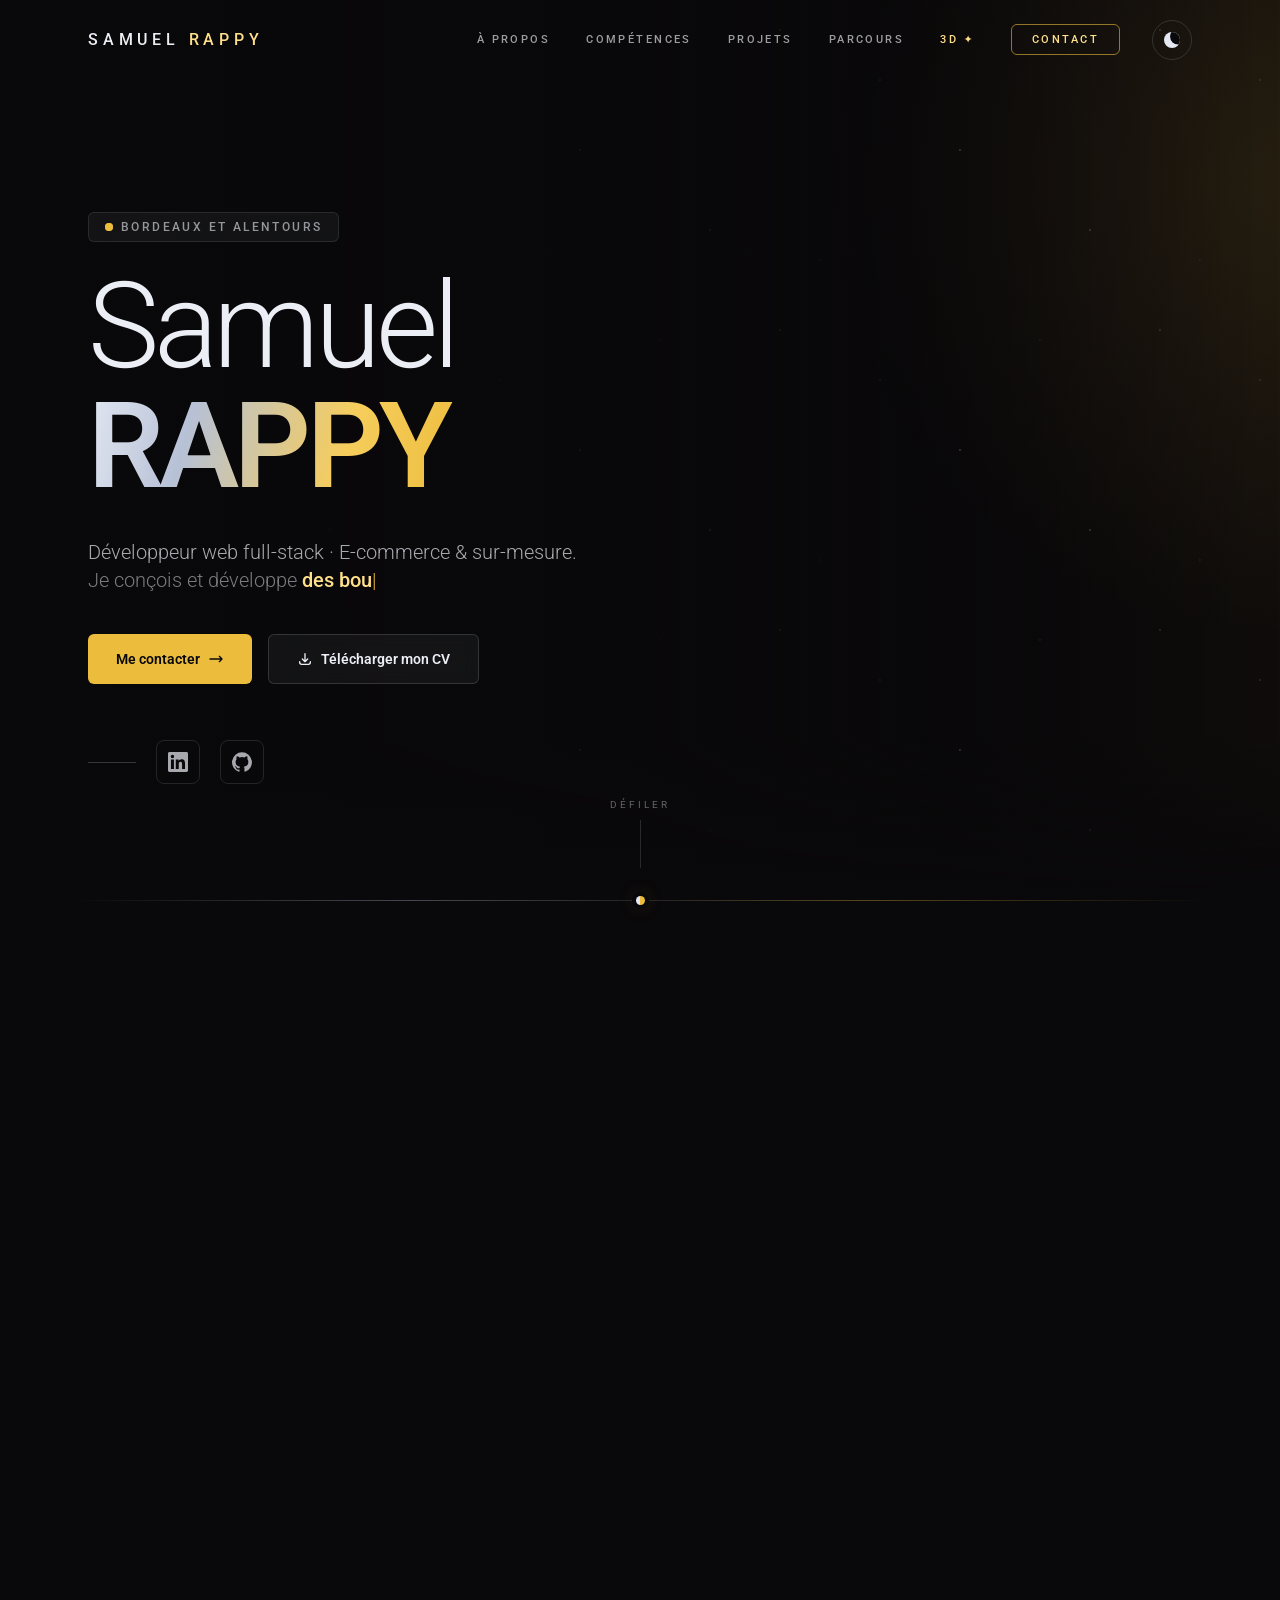
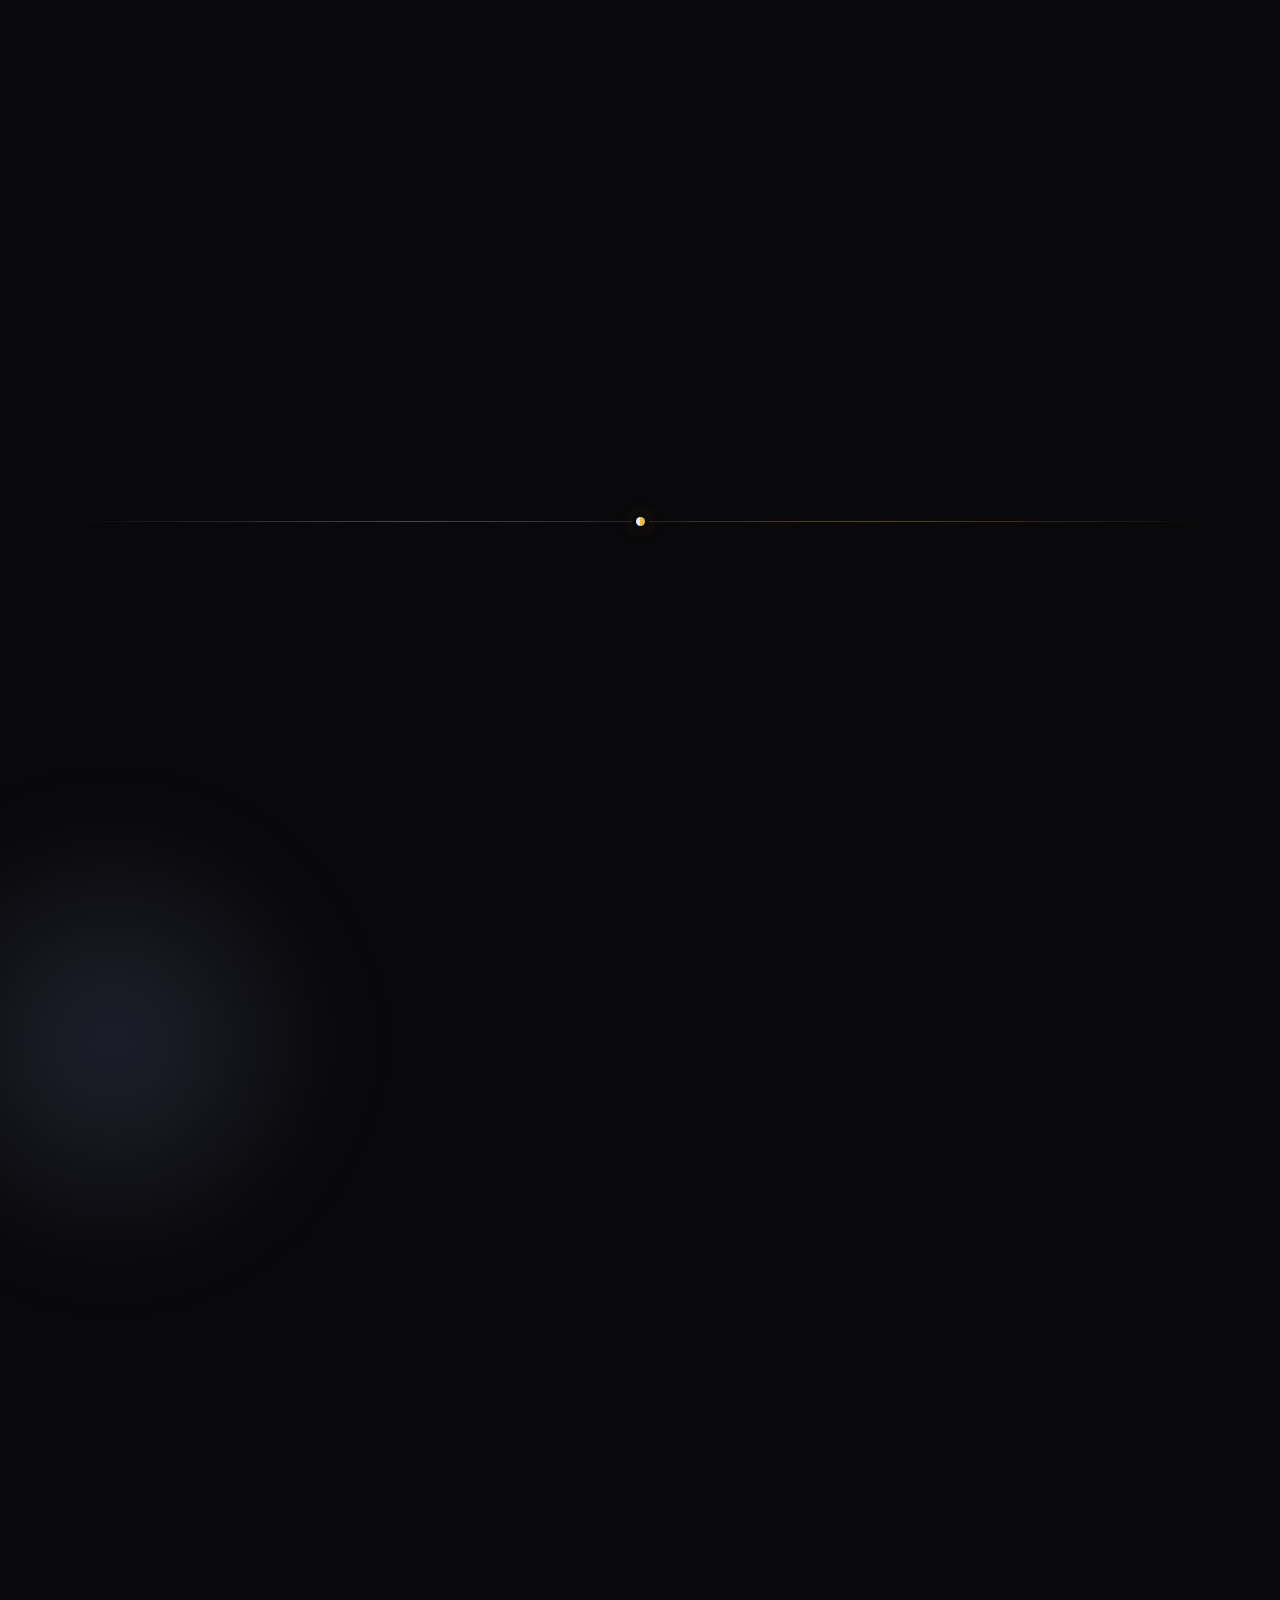
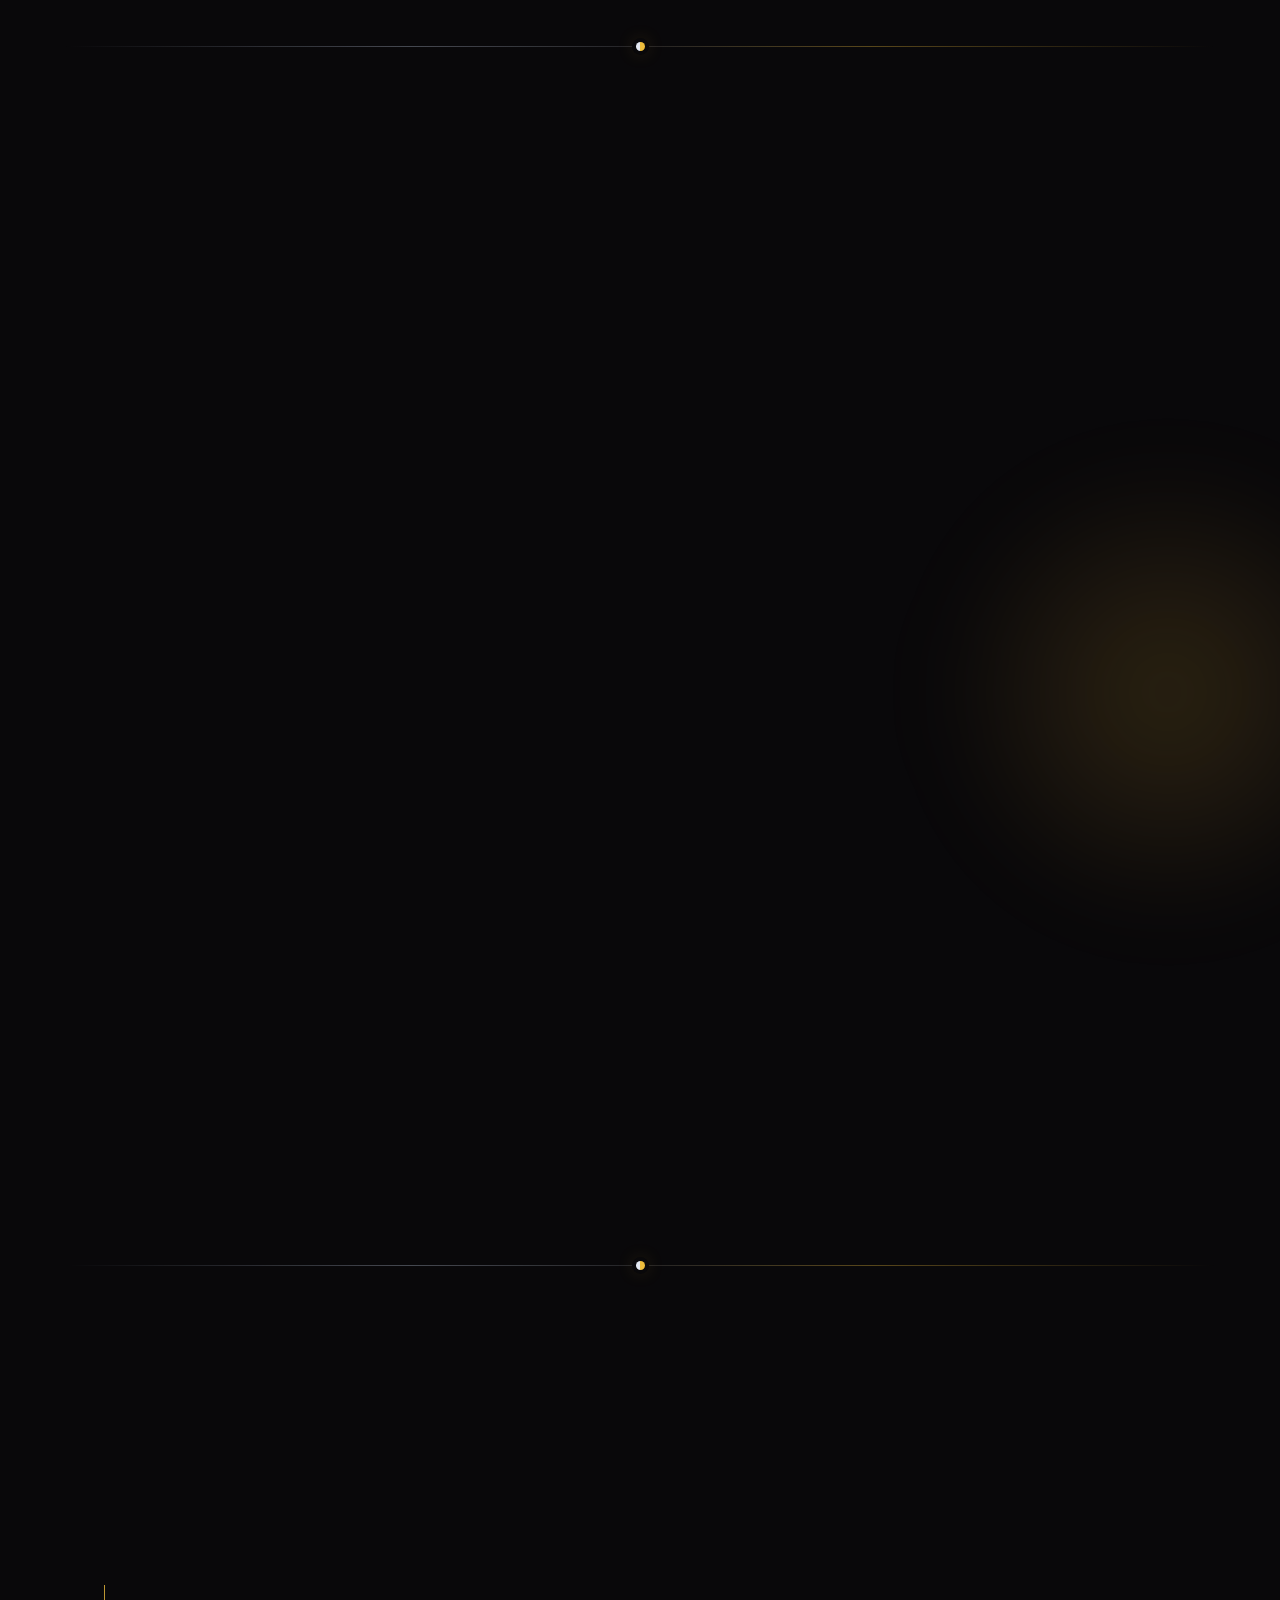
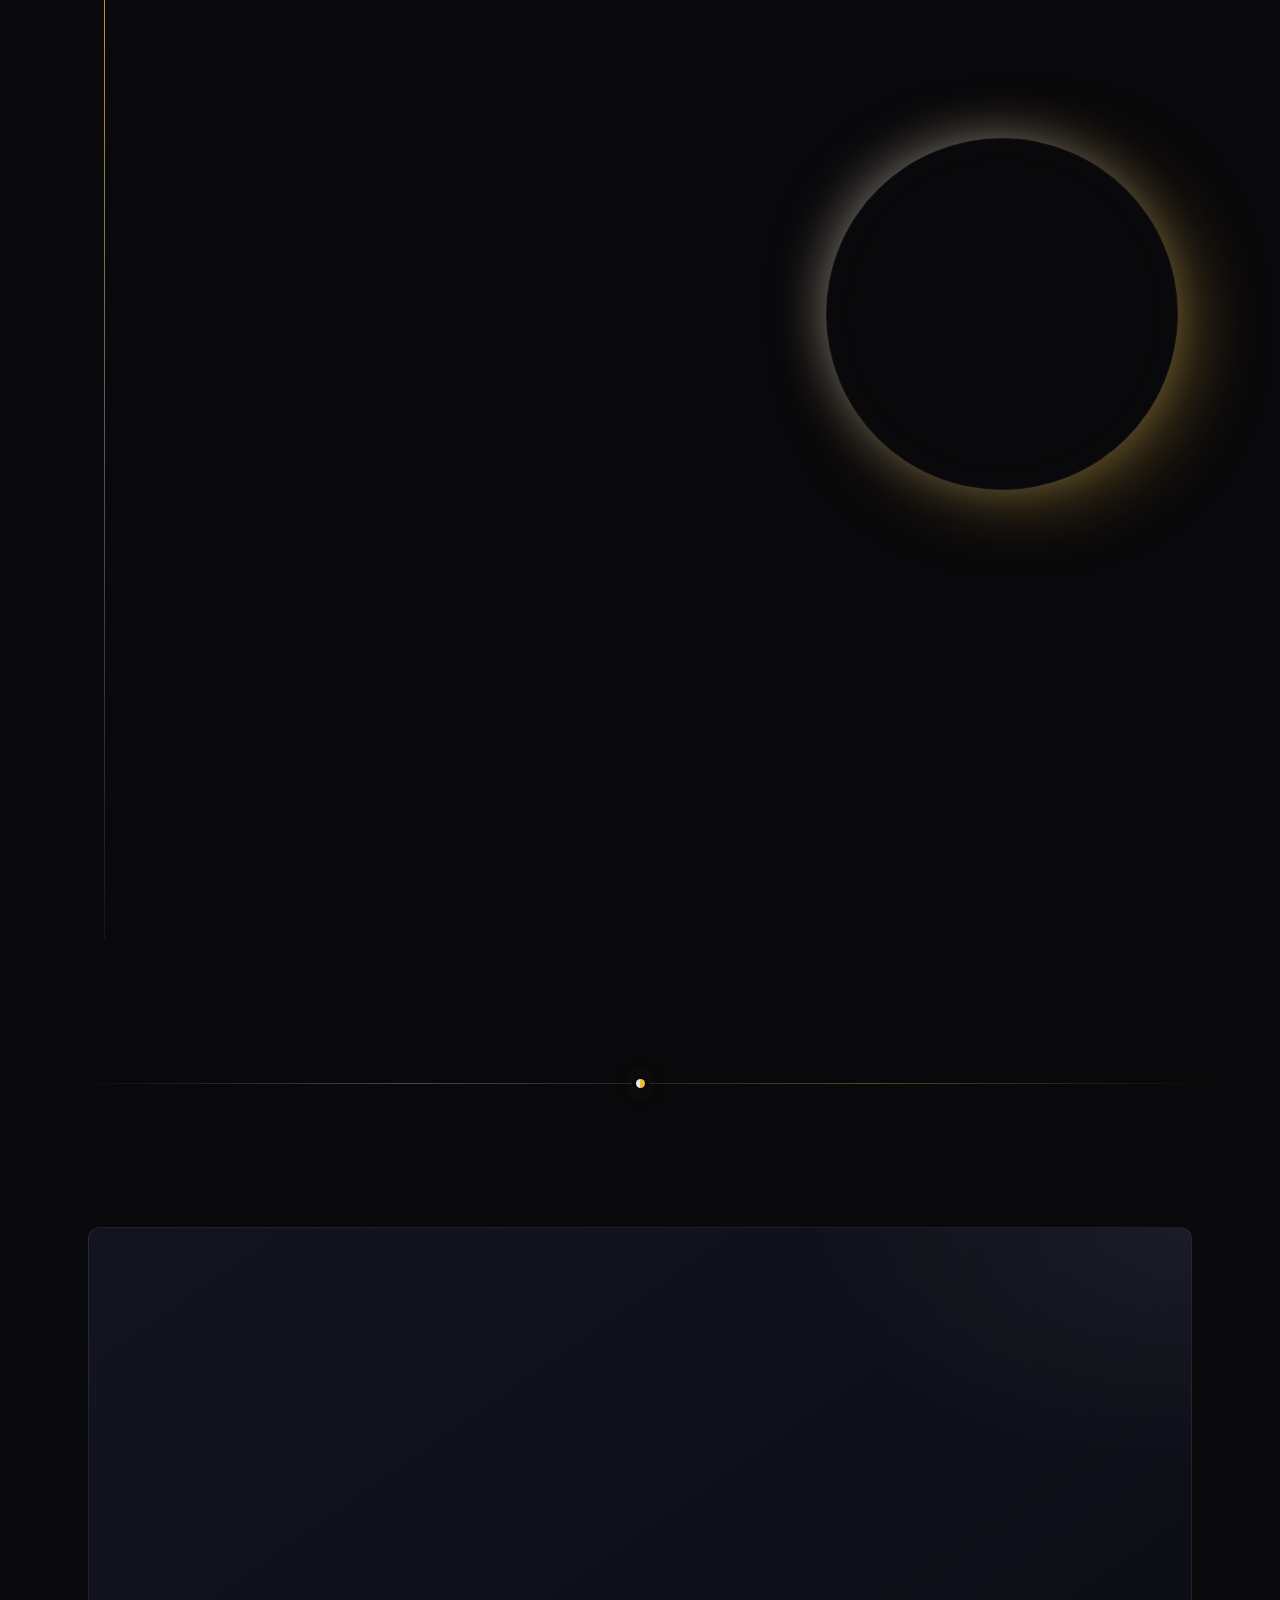
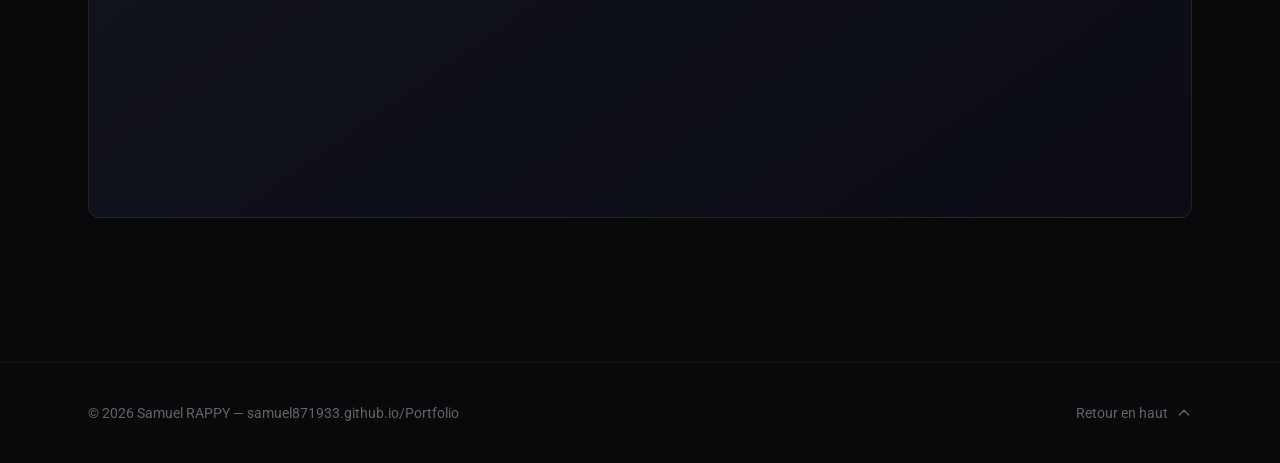
<file: index.html>
<!DOCTYPE html>
<html lang="fr" class="scroll-smooth">
<head>
    <meta charset="UTF-8">
    <meta name="viewport" content="width=device-width, initial-scale=1.0">
    <title>Samuel RAPPY | Développeur web full-stack</title>
    <meta name="description" content="Portfolio de Samuel RAPPY, développeur web full-stack : boutiques PrestaShop, modules sur-mesure, WordPress, Symfony, Next.js, outils métier, conseil et intégration de l'IA en entreprise.">
    <link rel="icon" href="assets/img/generated/favicon-eclipse.ico" sizes="any">
    <link rel="icon" type="image/png" sizes="32x32" href="assets/img/generated/favicon-eclipse-32.png">
    <link rel="icon" type="image/png" sizes="16x16" href="assets/img/generated/favicon-eclipse-16.png">
    <link rel="apple-touch-icon" sizes="180x180" href="assets/img/generated/favicon-eclipse-180.png">

    <link rel="canonical" href="https://samuel871933.github.io/Portfolio/">

    <!-- Aperçu de partage (réseaux sociaux, messageries) -->
    <meta property="og:type" content="website">
    <meta property="og:locale" content="fr_FR">
    <meta property="og:url" content="https://samuel871933.github.io/Portfolio/">
    <meta property="og:title" content="Samuel RAPPY | Développeur web full-stack">
    <meta property="og:description" content="Portfolio de Samuel RAPPY, développeur web full-stack : boutiques PrestaShop, modules sur-mesure, WordPress, Symfony, Next.js, outils métier, conseil et intégration de l'IA en entreprise.">
    <meta property="og:image" content="https://samuel871933.github.io/Portfolio/assets/img/generated/og-image.jpg">
    <meta property="og:image:width" content="1200">
    <meta property="og:image:height" content="630">
    <meta property="og:image:alt" content="Un croissant de lune et une planète dorée de part et d'autre d'une éclipse">
    <meta name="twitter:card" content="summary_large_image">
    <meta name="theme-color" content="#06070d">
    <!-- Sécurité : seules les ressources du site lui-même sont autorisées (aucun script tiers ni inline) -->
    <meta http-equiv="Content-Security-Policy" content="default-src 'self'; script-src 'self'; style-src 'self'; img-src 'self' data:; font-src 'self'; connect-src 'self'; object-src 'none'; base-uri 'self'; form-action 'none'; upgrade-insecure-requests">
    <meta name="referrer" content="strict-origin-when-cross-origin">

    <script src="assets/js/theme-init.js"></script>

    <link rel="preload" href="assets/fonts/roboto-latin.woff2" as="font" type="font/woff2" crossorigin>
    <link rel="stylesheet" href="assets/css/style.css?v=18">
    <!-- Tailwind compilé (voir tailwind.config.js) ; chargé après style.css comme l'ancien CDN -->
    <link rel="stylesheet" href="assets/css/tailwind.css?v=5">
</head>

<body class="bg-space-950 font-sans text-white/80 antialiased selection:bg-gold-500/40 selection:text-white">

    <!-- Fond étoilé -->
    <div class="stars" aria-hidden="true"></div>

    <!-- ============ NAVIGATION ============ -->
    <header id="nav" class="fixed inset-x-0 top-0 z-50">
        <nav class="mx-auto flex max-w-6xl items-center justify-between px-6 py-5">
            <a href="#accueil" class="flex items-center">
                <span class="font-display text-sm font-medium uppercase tracking-[0.3em] text-white sm:text-base">Samuel <span class="text-gold-300">Rappy</span></span>
            </a>

            <div class="flex items-center gap-3 md:gap-8">
            <ul class="hidden items-center gap-5 lg:gap-9 text-[11px] font-medium uppercase tracking-[0.22em] md:flex">
                <li><a href="#apropos" class="nav-link">À propos</a></li>
                <li><a href="#competences" class="nav-link">Compétences</a></li>
                <li><a href="#travaux" class="nav-link">Projets</a></li>
                <li><a href="#parcours" class="nav-link">Parcours</a></li>
                <li><a href="cosmos.html" class="nav-link text-gold-300">3D ✦</a></li>
                <li><a href="#contact" class="rounded-md border border-gold-500/60 px-5 py-2 text-gold-300 transition hover:bg-gold-500 hover:text-onsun">Contact</a></li>
            </ul>

            <button id="theme-btn" type="button" class="phase-toggle relative z-50" aria-label="Passer au thème Soleil" title="Soleil / Lune">
                <span class="pt-rays" aria-hidden="true"></span>
                <span class="pt-disc" aria-hidden="true"><span class="pt-shadow"></span></span>
            </button>

            <button id="menu-btn" class="relative z-50 flex h-10 w-10 flex-col items-center justify-center gap-1.5 md:hidden" aria-label="Ouvrir le menu" aria-expanded="false">
                <span class="burger-line"></span>
                <span class="burger-line"></span>
                <span class="burger-line"></span>
            </button>
            </div>
        </nav>

        <!-- Menu mobile -->
        <div id="mobile-menu" class="pointer-events-none fixed inset-0 z-40 flex flex-col items-center justify-center gap-8 bg-space-950/95 opacity-0 backdrop-blur-xl transition-opacity duration-300 md:hidden">
            <a href="#apropos" class="mobile-link font-display text-3xl font-light tracking-tight text-white">À propos</a>
            <a href="#competences" class="mobile-link font-display text-3xl font-light tracking-tight text-white">Compétences</a>
            <a href="#travaux" class="mobile-link font-display text-3xl font-light tracking-tight text-white">Projets</a>
            <a href="#parcours" class="mobile-link font-display text-3xl font-light tracking-tight text-white">Parcours</a>
            <a href="cosmos.html" class="mobile-link font-display text-3xl font-light tracking-tight text-gold-300">3D ✦</a>
            <a href="#contact" class="mobile-link font-display text-3xl font-light tracking-tight text-gold-500">Contact</a>
        </div>
    </header>

    <main>

        <!-- ============ HERO ============ -->
        <section id="accueil" class="relative flex min-h-screen items-center overflow-hidden">
            <picture class="hero-bg hero-night absolute inset-0" aria-hidden="true">
                <source media="(max-width: 767px)" srcset="assets/img/generated/hero-960.webp?v=2">
                <img src="assets/img/generated/hero-1672.webp?v=2" alt="" width="1672" height="941" fetchpriority="high" decoding="async">
            </picture>
            <picture class="hero-bg hero-day absolute inset-0" aria-hidden="true">
                <source media="(max-width: 767px)" srcset="assets/img/generated/hero-day-960.webp">
                <img src="assets/img/generated/hero-day-1672.webp" alt="" width="1672" height="941" loading="lazy" decoding="async">
            </picture>
            <div class="absolute inset-0 bg-gradient-to-r from-space-950 via-space-950/80 to-transparent" aria-hidden="true"></div>
            <div class="absolute inset-x-0 bottom-0 h-40 bg-gradient-to-t from-space-950 to-transparent" aria-hidden="true"></div>


            <div class="relative mx-auto w-full max-w-6xl px-6 pt-24">
                <p class="reveal mb-6 inline-flex items-center gap-2 rounded-md border border-white/10 bg-white/5 px-4 py-1.5 text-[10px] font-medium uppercase tracking-[0.15em] sm:text-xs sm:tracking-[0.2em] text-white/60 backdrop-blur">
                    <span class="relative flex h-2 w-2">
                        <span class="absolute inline-flex h-full w-full animate-ping rounded-full bg-gold-400 opacity-75"></span>
                        <span class="relative inline-flex h-2 w-2 rounded-full bg-gold-500"></span>
                    </span>
                    Bordeaux et alentours
                </p>

                <h1 class="reveal font-display text-6xl font-light leading-[1] tracking-[-0.04em] text-white sm:text-8xl lg:text-[7.5rem]">
                    Samuel<br>
                    <span class="text-gradient font-semibold">RAPPY</span>
                </h1>

                <p class="reveal mt-8 max-w-xl text-lg font-light text-white/70 sm:text-xl">
                    Développeur web full-stack · E-commerce & sur-mesure.<br>
                    <span class="text-white/50">Je conçois et développe </span><span id="typed" class="font-medium text-gold-300" data-words='["des boutiques PrestaShop.", "des modules sur-mesure.", "des outils métier.", "des sites WordPress.", "des applications Next.js.", "des intégrations IA en entreprise."]'></span><span class="caret">|</span>
                </p>

                <div class="reveal mt-10 flex flex-wrap gap-4">
                    <a href="#contact" class="group inline-flex items-center gap-2 rounded-md bg-gold-500 px-7 py-3.5 text-sm font-semibold text-onsun transition hover:bg-gold-400">
                        Me contacter
                        <svg class="h-4 w-4 transition group-hover:translate-x-1" fill="none" stroke="currentColor" stroke-width="2" viewBox="0 0 24 24"><path stroke-linecap="round" stroke-linejoin="round" d="M17 8l4 4m0 0l-4 4m4-4H3"/></svg>
                    </a>
                    <a href="assets/cv/CV_SAMUEL_RAPPY_CDA.pdf" download="CV_SAMUEL_RAPPY_CDA" class="inline-flex items-center gap-2 rounded-md border border-white/15 bg-white/5 px-7 py-3.5 text-sm font-semibold text-white backdrop-blur transition hover:border-gold-500/60 hover:text-gold-300">
                        <svg class="h-4 w-4" fill="none" stroke="currentColor" stroke-width="2" viewBox="0 0 24 24"><path stroke-linecap="round" stroke-linejoin="round" d="M4 16v1a3 3 0 003 3h10a3 3 0 003-3v-1m-4-4l-4 4m0 0l-4-4m4 4V4"/></svg>
                        Télécharger mon CV
                    </a>
                </div>

                <div class="reveal mt-14 flex items-center gap-5">
                    <span class="h-px w-12 bg-white/20"></span>
                    <a href="https://fr.linkedin.com/in/samuel-rappy-674a94280" target="_blank" rel="noopener" class="social" aria-label="LinkedIn">
                        <svg class="h-5 w-5" fill="currentColor" viewBox="0 0 24 24"><path d="M20.45 20.45h-3.56v-5.57c0-1.33-.02-3.04-1.85-3.04-1.85 0-2.14 1.45-2.14 2.94v5.67H9.34V9h3.42v1.56h.05c.48-.9 1.64-1.85 3.37-1.85 3.6 0 4.27 2.37 4.27 5.46v6.28zM5.34 7.43a2.06 2.06 0 110-4.13 2.06 2.06 0 010 4.13zM7.12 20.45H3.56V9h3.56v11.45zM22.22 0H1.77C.79 0 0 .77 0 1.73v20.54C0 23.23.79 24 1.77 24h20.45c.98 0 1.78-.77 1.78-1.73V1.73C24 .77 23.2 0 22.22 0z"/></svg>
                    </a>
                    <a href="https://github.com/Samuel871933" target="_blank" rel="noopener" class="social" aria-label="GitHub">
                        <svg class="h-5 w-5" fill="currentColor" viewBox="0 0 24 24"><path d="M12 .3a12 12 0 00-3.8 23.38c.6.12.83-.26.83-.57L9 21.07c-3.34.72-4.04-1.61-4.04-1.61-.55-1.39-1.34-1.76-1.34-1.76-1.08-.74.09-.73.09-.73 1.2.09 1.83 1.24 1.83 1.24 1.07 1.83 2.81 1.3 3.5 1 .1-.78.42-1.31.76-1.61-2.67-.3-5.47-1.33-5.47-5.93 0-1.31.47-2.38 1.24-3.22-.14-.3-.54-1.52.1-3.18 0 0 1-.32 3.3 1.23a11.5 11.5 0 016 0c2.28-1.55 3.29-1.23 3.29-1.23.64 1.66.24 2.88.12 3.18a4.65 4.65 0 011.23 3.22c0 4.61-2.8 5.63-5.48 5.92.42.36.81 1.1.81 2.22l-.01 3.29c0 .31.2.69.82.57A12 12 0 0012 .3"/></svg>
                    </a>
                </div>
            </div>

            <a href="#apropos" class="absolute bottom-8 left-1/2 hidden -translate-x-1/2 flex-col items-center gap-2 text-[10px] uppercase tracking-[0.3em] text-white/40 transition hover:text-gold-300 sm:flex">
                Défiler
                <span class="scroll-indicator"></span>
            </a>
        </section>

        <!-- ============ À PROPOS ============ -->
        <section id="apropos" class="relative py-28 sm:py-36">
            <div class="mx-auto max-w-6xl px-6">
                <div class="grid items-center gap-16 lg:grid-cols-[0.9fr_1.1fr]">

                    <div class="reveal relative mx-auto w-full max-w-sm">
                        <div class="absolute -inset-4 rounded-xl bg-gradient-to-br from-moon-400/25 via-transparent to-gold-500/25 blur-2xl" aria-hidden="true"></div>
                        <div class="relative overflow-hidden rounded-xl border border-white/10">
                            <img src="assets/img/optimized/profile.webp" alt="Samuel RAPPY" class="aspect-[3/4] w-full object-cover transition duration-700 hover:scale-105" width="600" height="800" decoding="async" loading="lazy">
                        </div>
                        <div class="absolute -bottom-6 -right-4 rounded-lg border border-white/10 bg-space-900/90 px-5 py-4 shadow-2xl backdrop-blur-xl sm:-right-8">
                            <p class="font-display text-3xl font-semibold tracking-tight text-gold-300">2021</p>
                            <p class="text-xs uppercase tracking-widest text-white/60">Développeur depuis</p>
                        </div>
                    </div>

                    <div>
                        <p data-phase="sun" class="section-label reveal">01 — Qui suis-je ?</p>
                        <h2 class="section-title reveal">À propos <span class="text-gradient">de moi</span></h2>
                        <p class="reveal mt-6 text-lg leading-relaxed text-white/70">
                            Développeur web full-stack en agence, je conçois des <strong class="text-white">boutiques e&#8209;commerce PrestaShop</strong>,
                            des <strong class="text-white">modules sur-mesure</strong>, des <strong class="text-white">sites WordPress</strong>
                            et des <strong class="text-white">outils métier</strong> qui simplifient le quotidien des entreprises.
                        </p>
                        <p class="reveal mt-4 leading-relaxed text-white/60">
                            De l'intégration front au back-end, du développement from scratch à la maintenance d'applications en production,
                            j'accompagne les projets sur toute leur durée de vie. J'intègre l'IA à ma façon de travailler pour livrer plus vite,
                            sans rien céder sur la qualité du code, et j'accompagne les entreprises qui veulent en faire autant&nbsp;:
                            conseil sur les usages de l'IA et intégration dans leurs outils.
                        </p>
                        <p class="reveal mt-4 leading-relaxed text-white/60">
                            Reconverti après un parcours dans le sport et l'éducation, j'en ai gardé l'essentiel&nbsp;:
                            l'esprit d'équipe, la pédagogie et le goût du travail bien fait.
                        </p>

                        <dl class="reveal mt-10 grid grid-cols-3 gap-4 border-y border-white/10 py-6">
                            <div>
                                <dt class="text-[11px] uppercase tracking-[0.2em] text-white/40">Expérience</dt>
                                <dd class="mt-1 text-lg font-semibold sm:text-2xl tracking-tight text-white">Depuis <span class="text-gold-300">2021</span></dd>
                            </div>
                            <div>
                                <dt class="text-[11px] uppercase tracking-[0.2em] text-white/40">Spécialité</dt>
                                <dd class="mt-1 text-lg font-semibold sm:text-2xl tracking-tight text-white">E&#8209;commerce</dd>
                            </div>
                            <div>
                                <dt class="text-[11px] uppercase tracking-[0.2em] text-white/40">Profil</dt>
                                <dd class="mt-1 text-lg font-semibold sm:text-2xl tracking-tight text-white">Full-stack</dd>
                            </div>
                        </dl>
                    </div>
                </div>

                <h3 class="reveal mt-24 text-xs font-semibold uppercase tracking-[0.25em] text-white/40">En dehors du code</h3>
                <div class="mt-5 grid gap-4 sm:grid-cols-3">
                    <article class="interest reveal">
                        <img src="assets/img/generated/sport-480.webp" srcset="assets/img/generated/sport-480.webp 480w, assets/img/generated/sport-960.webp 960w" sizes="(max-width: 639px) calc(100vw - 48px), 33vw" alt="Ballon de football sur un terrain à la lumière dorée" width="960" height="640" loading="lazy" decoding="async">
                        <div>
                            <h4>Sport</h4>
                            <p>Ancien étudiant en STAPS</p>
                        </div>
                    </article>
                    <a href="#travaux" class="interest interest-link reveal" aria-label="Voir mes projets">
                        <img src="assets/img/generated/code-480.webp" srcset="assets/img/generated/code-480.webp 480w, assets/img/generated/code-960.webp 960w" sizes="(max-width: 639px) calc(100vw - 48px), 33vw" alt="Espace de développement éclairé par une lampe dorée" width="960" height="640" loading="lazy" decoding="async">
                        <div>
                            <h4>Projets perso</h4>
                            <p>Toujours un side project en cours <span class="interest-arrow">→</span></p>
                        </div>
                    </a>
                    <article class="interest reveal">
                        <img src="assets/img/generated/culture-480.webp" srcset="assets/img/generated/culture-480.webp 480w, assets/img/generated/culture-960.webp 960w" sizes="(max-width: 639px) calc(100vw - 48px), 33vw" alt="Salle de cinéma et faisceau de projection" width="960" height="640" loading="lazy" decoding="async">
                        <div>
                            <h4>Culture</h4>
                            <p>Cinéma, art</p>
                        </div>
                    </article>
                </div>
            </div>
        </section>

        <!-- ============ COMPÉTENCES ============ -->
        <section id="competences" class="relative py-28 sm:py-36">
            <div class="glow glow-moon left-[-10%] top-1/4" aria-hidden="true"></div>
            <div class="relative mx-auto max-w-6xl px-6">
                <div class="max-w-2xl">
                    <p data-phase="moon" class="section-label reveal">02 — Savoir-faire</p>
                    <h2 class="section-title reveal">Mes <span class="text-gradient">compétences</span></h2>
                    <p class="reveal mt-6 leading-relaxed text-white/60">
                        Une palette complète pour mener un projet web de la maquette à la mise en production, puis le faire vivre.
                    </p>
                </div>

                <!-- Expertises -->
                <div class="mt-16 grid gap-4 sm:grid-cols-2 lg:grid-cols-3">
                    <div class="card lit reveal">
                        <span class="card-icon"><svg fill="none" stroke="currentColor" stroke-width="1.5" viewBox="0 0 24 24"><path stroke-linecap="round" stroke-linejoin="round" d="M9.75 17L9 20l-1 1h8l-1-1-.75-3M3 13h18M5 17h14a2 2 0 002-2V5a2 2 0 00-2-2H5a2 2 0 00-2 2v10a2 2 0 002 2z"/></svg></span>
                        <h3>Intégration front-end</h3>
                        <p>Interfaces responsives, fidèles aux maquettes, rapides et accessibles.</p>
                    </div>
                    <div class="card lit reveal">
                        <span class="card-icon"><svg fill="none" stroke="currentColor" stroke-width="1.5" viewBox="0 0 24 24"><path stroke-linecap="round" stroke-linejoin="round" d="M5.25 14.25h13.5m-13.5 0a3 3 0 01-3-3m3 3a3 3 0 100 6h13.5a3 3 0 100-6m-16.5-3a3 3 0 013-3h13.5a3 3 0 013 3m-19.5 0a4.5 4.5 0 01.9-2.7L5.737 5.1a3.375 3.375 0 012.7-1.35h7.126c1.062 0 2.062.5 2.7 1.35l2.587 3.45a4.5 4.5 0 01.9 2.7m0 0a3 3 0 01-3 3m0 3h.008v.008h-.008v-.008zm0-6h.008v.008h-.008v-.008zm-3 6h.008v.008h-.008v-.008zm0-6h.008v.008h-.008v-.008z"/></svg></span>
                        <h3>Développement back-end</h3>
                        <p>API, logique métier, bases de données et intégrations tierces.</p>
                    </div>
                    <div class="card lit reveal">
                        <span class="card-icon"><svg fill="none" stroke="currentColor" stroke-width="1.5" viewBox="0 0 24 24"><path stroke-linecap="round" stroke-linejoin="round" d="M17.25 6.75L22.5 12l-5.25 5.25m-10.5 0L1.5 12l5.25-5.25m7.5-3l-4.5 16.5"/></svg></span>
                        <h3>Développement from scratch</h3>
                        <p>Applications et outils métier sur-mesure, pensés pour durer.</p>
                    </div>
                    <div class="card lit reveal">
                        <span class="card-icon"><svg fill="none" stroke="currentColor" stroke-width="1.5" viewBox="0 0 24 24"><path stroke-linecap="round" stroke-linejoin="round" d="M15.75 10.5V6a3.75 3.75 0 10-7.5 0v4.5m11.356-1.993l1.263 12c.07.665-.45 1.243-1.119 1.243H4.25a1.125 1.125 0 01-1.12-1.243l1.264-12A1.125 1.125 0 015.513 7.5h12.974c.576 0 1.059.435 1.119 1.007zM8.625 10.5a.375.375 0 11-.75 0 .375.375 0 01.75 0zm7.5 0a.375.375 0 11-.75 0 .375.375 0 01.75 0z"/></svg></span>
                        <h3>CMS & e-commerce</h3>
                        <p>PrestaShop, WordPress : thèmes, modules et personnalisations avancées.</p>
                    </div>
                    <div class="card lit reveal">
                        <span class="card-icon"><svg fill="none" stroke="currentColor" stroke-width="1.5" viewBox="0 0 24 24"><path stroke-linecap="round" stroke-linejoin="round" d="M11.42 15.17L17.25 21A2.652 2.652 0 0021 17.25l-5.877-5.877M11.42 15.17l2.496-3.03c.317-.384.74-.626 1.208-.766M11.42 15.17l-4.655 5.653a2.548 2.548 0 11-3.586-3.586l6.837-5.63m5.108-.233c.55-.164 1.163-.188 1.743-.14a4.5 4.5 0 004.486-6.336l-3.276 3.277a3.004 3.004 0 01-2.25-2.25l3.276-3.276a4.5 4.5 0 00-6.336 4.486c.091 1.076-.071 2.264-.904 2.95l-.102.085m-1.745 1.437L5.909 7.5H4.5L2.25 3.75l1.5-1.5L7.5 4.5v1.409l4.26 4.26m-1.745 1.437l1.745-1.437m6.615 8.206L15.75 15.75M4.867 19.125h.008v.008h-.008v-.008z"/></svg></span>
                        <h3>Maintenance & mises à jour</h3>
                        <p>Montées de version, correctifs, sécurité et évolutions continues.</p>
                    </div>
                    <div class="card card-highlight lit reveal">
                        <span class="card-icon"><svg fill="none" stroke="currentColor" stroke-width="1.5" viewBox="0 0 24 24"><path stroke-linecap="round" stroke-linejoin="round" d="M9.813 15.904L9 18.75l-.813-2.846a4.5 4.5 0 00-3.09-3.09L2.25 12l2.846-.813a4.5 4.5 0 003.09-3.09L9 5.25l.813 2.846a4.5 4.5 0 003.09 3.09L15.75 12l-2.846.813a4.5 4.5 0 00-3.09 3.09zM18.259 8.715L18 9.75l-.259-1.035a3.375 3.375 0 00-2.455-2.456L14.25 6l1.036-.259a3.375 3.375 0 002.455-2.456L18 2.25l.259 1.035a3.375 3.375 0 002.456 2.456L21.75 6l-1.035.259a3.375 3.375 0 00-2.456 2.456z"/></svg></span>
                        <h3>Intelligence artificielle</h3>
                        <p>Conseil et intégration de l'IA en entreprise : usages, automatisation, assistants sur-mesure, et IA au service du développement.</p>
                    </div>
                </div>

                <!-- Stack -->
                <div class="glass reveal mt-6 grid gap-8 rounded-xl p-8 sm:p-10 md:grid-cols-3">
                    <div>
                        <h3 class="stack-title">Frameworks & runtimes</h3>
                        <ul class="mt-4 flex flex-wrap gap-2">
                            <li class="tag tag-gold">Symfony</li>
                            <li class="tag tag-gold">Next.js</li>
                            <li class="tag tag-gold">Node.js</li>
                        </ul>
                    </div>
                    <div>
                        <h3 class="stack-title">CMS & e-commerce</h3>
                        <ul class="mt-4 flex flex-wrap gap-2">
                            <li class="tag tag-gold">PrestaShop</li>
                            <li class="tag tag-gold">WordPress</li>
                        </ul>
                    </div>
                    <div>
                        <h3 class="stack-title">Langages</h3>
                        <ul class="mt-4 flex flex-wrap gap-2">
                            <li class="tag">PHP</li>
                            <li class="tag">JavaScript</li>
                            <li class="tag">HTML</li>
                            <li class="tag">CSS</li>
                        </ul>
                    </div>
                </div>
            </div>
        </section>

        <!-- ============ PROJETS ============ -->
        <section id="travaux" class="relative py-28 sm:py-36">
            <div class="glow right-[-10%] top-1/3" aria-hidden="true"></div>
            <div class="relative mx-auto max-w-6xl px-6">
                <div class="flex flex-col justify-between gap-6 sm:flex-row sm:items-end">
                    <div class="shrink-0">
                        <p data-phase="sun" class="section-label reveal">03 — Réalisations</p>
                        <h2 class="section-title reveal whitespace-nowrap">Mes <span class="text-gradient">projets</span></h2>
                    </div>
                    <a href="https://github.com/Samuel871933" target="_blank" rel="noopener" class="reveal inline-flex items-center gap-2 text-sm font-medium text-gold-300 transition hover:text-gold-400">
                        Voir mon GitHub
                        <svg class="h-4 w-4" fill="none" stroke="currentColor" stroke-width="2" viewBox="0 0 24 24"><path stroke-linecap="round" stroke-linejoin="round" d="M7 17L17 7M17 7H8M17 7v9"/></svg>
                    </a>
                </div>

                <!-- Projets personnels : carrousel, 3 cartes visibles sur grand écran -->
                <div class="reveal mt-12 flex flex-wrap items-baseline justify-between gap-2">
                    <h3 class="text-xs font-semibold uppercase tracking-[0.25em] text-white/40">Réalisations personnelles</h3>
                </div>
                <div class="carousel reveal mt-5" data-carousel>
                    <div class="carousel-track" tabindex="0" role="region" aria-label="Projets personnels">
                        <article class="project lit group carousel-item">
                            <a href="https://samuel871933.github.io/prestabook/" target="_blank" rel="noopener" class="project-thumb" aria-label="Ouvrir PrestaBook">
                                <img src="assets/img/optimized/prestabook.webp" alt="Base de connaissances PrestaBook avec ses fiches de requêtes SQL classées par besoin" loading="lazy" width="1440" height="900" decoding="async">
                            </a>
                            <div class="p-6 sm:p-7">
                                <div class="flex items-center justify-between gap-4">
                                    <h4 class="text-xl font-semibold tracking-tight text-white">PrestaBook</h4>
                                    <span class="text-[10px] font-semibold uppercase tracking-[0.2em] text-gold-500">Perso · Open source</span>
                                </div>
                                <p class="mt-3 text-sm leading-relaxed text-white/60">
                                    Base de connaissances PrestaShop : requêtes SQL, générateur d'exports configurable et notes techniques, filtrables par besoin et par version (1.6 à 9).
                                </p>
                                <div class="mt-5 flex gap-5 text-sm font-medium">
                                    <a href="https://samuel871933.github.io/prestabook/" target="_blank" rel="noopener" class="project-link">Visiter le site ↗</a>
                                    <a href="https://github.com/Samuel871933/prestabook" target="_blank" rel="noopener" class="project-link text-white/60">Code source ↗</a>
                                </div>
                            </div>
                        </article>

                        <article class="project lit group carousel-item">
                            <a href="https://samuel871933.github.io/pdf-studio/" target="_blank" rel="noopener" class="project-thumb" aria-label="Ouvrir PDF Studio">
                                <img src="assets/img/optimized/pdf-studio.webp" alt="Éditeur PDF Studio avec un modèle de CV et ses outils de personnalisation" loading="lazy" width="1440" height="900" decoding="async">
                            </a>
                            <div class="p-6 sm:p-7">
                                <div class="flex items-center justify-between gap-4">
                                    <h4 class="text-xl font-semibold tracking-tight text-white">PDF Studio</h4>
                                    <span class="text-[10px] font-semibold uppercase tracking-[0.2em] text-gold-500">Perso · En ligne</span>
                                </div>
                                <p class="mt-3 text-sm leading-relaxed text-white/60">
                                    Créateur de CV et de lettres de motivation en ligne, avec modèles personnalisables et export PDF. Sans inscription : vos documents restent dans votre navigateur, sans collecte ni conservation de vos données personnelles sur un serveur.
                                </p>
                                <div class="mt-5 flex gap-5 text-sm font-medium">
                                    <a href="https://samuel871933.github.io/pdf-studio/" target="_blank" rel="noopener" class="project-link">Visiter le site ↗</a>
                                </div>
                            </div>
                        </article>

                        <article class="project lit group carousel-item">
                            <a href="https://quizzdle.com/" target="_blank" rel="noopener" class="project-thumb" aria-label="Ouvrir Quizzdle">
                                <img src="assets/img/optimized/quizzdle.webp" alt="Page d'accueil de Quizzdle" loading="lazy" width="1200" height="750" decoding="async">
                                <span class="project-badge">10k+ users</span>
                            </a>
                            <div class="p-6 sm:p-7">
                                <div class="flex items-center justify-between gap-4">
                                    <h4 class="text-xl font-semibold tracking-tight text-white">Quizzdle</h4>
                                    <span class="text-[10px] font-semibold uppercase tracking-[0.2em] text-gold-500">Perso · En ligne</span>
                                </div>
                                <p class="mt-3 text-sm leading-relaxed text-white/60">
                                    Jeu de devinettes quotidien sur des dizaines d'univers : modes multi, duel et classé, classements, récompenses, site bilingue FR / EN. Réalisé en coopération avec <a href="https://fr.linkedin.com/in/th%C3%A9o-l-arbalestrier-b5159b1b7" target="_blank" rel="noopener" class="project-link">Théo L'Arbalestrier</a>.
                                </p>
                                <div class="mt-5 flex gap-5 text-sm font-medium">
                                    <a href="https://quizzdle.com/" target="_blank" rel="noopener" class="project-link">Visiter le site ↗</a>
                                </div>
                            </div>
                        </article>

                        <article class="project lit group carousel-item">
                            <a href="https://samuel871933.github.io/Le-Grimoire-GT/" target="_blank" rel="noopener" class="project-thumb" aria-label="Ouvrir Le Grimoire GT">
                                <img src="assets/img/optimized/grimoire.webp" alt="Page d'accueil du Grimoire GT" loading="lazy" width="1200" height="750" decoding="async">
                            </a>
                            <div class="p-6 sm:p-7">
                                <div class="flex items-center justify-between gap-4">
                                    <h4 class="text-xl font-semibold tracking-tight text-white">Le Grimoire GT</h4>
                                    <span class="text-[10px] font-semibold uppercase tracking-[0.2em] text-gold-500">Perso · Open source</span>
                                </div>
                                <p class="mt-3 text-sm leading-relaxed text-white/60">
                                    Bibliothèque communautaire de scripts pour Guerre Tribale : recherche instantanée, scripts documentés et guides d'installation en français.
                                </p>
                                <div class="mt-5 flex gap-5 text-sm font-medium">
                                    <a href="https://samuel871933.github.io/Le-Grimoire-GT/" target="_blank" rel="noopener" class="project-link">Visiter le site ↗</a>
                                    <a href="https://github.com/Samuel871933/Le-Grimoire-GT" target="_blank" rel="noopener" class="project-link text-white/60">Code source ↗</a>
                                </div>
                            </div>
                        </article>
                    </div>
                    <div class="mt-6 flex justify-end gap-3">
                        <button type="button" class="carousel-btn" data-carousel-prev aria-label="Projets précédents">
                            <svg class="h-5 w-5" fill="none" stroke="currentColor" stroke-width="2" viewBox="0 0 24 24" aria-hidden="true"><path stroke-linecap="round" stroke-linejoin="round" d="M15 19l-7-7 7-7"/></svg>
                        </button>
                        <button type="button" class="carousel-btn" data-carousel-next aria-label="Projets suivants">
                            <svg class="h-5 w-5" fill="none" stroke="currentColor" stroke-width="2" viewBox="0 0 24 24" aria-hidden="true"><path stroke-linecap="round" stroke-linejoin="round" d="M9 5l7 7-7 7"/></svg>
                        </button>
                    </div>
                </div>

                <!-- Réalisations en agence -->
                <div class="reveal mt-12 flex flex-wrap items-baseline justify-between gap-2">
                    <h3 class="text-xs font-semibold uppercase tracking-[0.25em] text-white/40">Réalisations en agence</h3>
                    <p class="text-xs text-white/40">Projets clients confidentiels</p>
                </div>
                <div class="mt-5 grid gap-4 sm:grid-cols-2 lg:grid-cols-4">
                    <article class="agency lit reveal">
                        <h4>Boutiques PrestaShop</h4>
                        <p>Création, refonte et personnalisation de sites e&#8209;commerce.</p>
                    </article>
                    <article class="agency lit reveal">
                        <h4>Modules PrestaShop</h4>
                        <p>Modules sur-mesure, dont certains publiés en open source.</p>
                    </article>
                    <article class="agency lit reveal">
                        <h4>Outils métier</h4>
                        <p>Applications internes développées from scratch.</p>
                    </article>
                    <article class="agency lit reveal">
                        <h4>Sites WordPress</h4>
                        <p>Intégration, extensions, maintenance et mises à jour.</p>
                    </article>
                </div>
            </div>
        </section>

        <!-- ============ PARCOURS ============ -->
        <section id="parcours" class="relative py-28 sm:py-36">
            <div class="eclipse right-[8%] top-1/3 hidden lg:block" aria-hidden="true"></div>
            <div class="relative mx-auto max-w-6xl px-6">
                <p data-phase="moon" class="section-label reveal">04 — Trajectoire</p>
                <h2 class="section-title reveal">Mon <span class="text-gradient">parcours</span></h2>

                <ol class="timeline relative mt-16 space-y-12 pl-8 sm:ml-4 sm:pl-12">
                    <li class="timeline-item timeline-current reveal">
                        <span class="timeline-date">2023 — Aujourd'hui</span>
                        <h3>Développeur web full-stack · CDI</h3>
                        <p class="timeline-place">Agence web</p>
                        <p class="mt-2 text-sm text-white/50">Boutiques PrestaShop, modules sur-mesure, sites WordPress, outils métier, maintenance et évolutions.</p>
                    </li>
                    <li class="timeline-item reveal">
                        <span class="timeline-date">Sept. 2022 — 2023</span>
                        <h3>Licence professionnelle DAWIN · Alternance</h3>
                        <p class="timeline-place">Université de Bordeaux</p>
                        <p class="mt-2 text-sm text-white/50">Un an de formation en alternance, entre cours à l'université et projets en entreprise.</p>
                    </li>
                    <li class="timeline-item reveal">
                        <span class="timeline-date">2022</span>
                        <h3>Développeur web · CDD</h3>
                        <p class="timeline-place">Agence web</p>
                        <p class="mt-2 text-sm text-white/50">Première expérience en agence, jusqu'en septembre 2022, à la sortie de l'AFPA.</p>
                    </li>
                    <li class="timeline-item reveal">
                        <span class="timeline-date">2021</span>
                        <h3>Titre professionnel Concepteur Développeur d'Applications</h3>
                        <p class="timeline-place">AFPA de Bègles</p>
                    </li>
                    <li class="timeline-item reveal">
                        <span class="timeline-date">2018 — 2020</span>
                        <h3>Assistant d'éducation</h3>
                        <p class="timeline-place">Lycée Danton (Brive) · Collège Gaucelm Faidit (Uzerche)</p>
                    </li>
                    <li class="timeline-item reveal">
                        <span class="timeline-date">2015 — 2018</span>
                        <h3>Entraîneur de football</h3>
                        <p class="timeline-place">ASPTT Limoges Football Club</p>
                    </li>
                    <li class="timeline-item reveal">
                        <span class="timeline-date">2014 — 2019</span>
                        <h3>Licence Sciences de l'Éducation · L2 STAPS · Bac S</h3>
                        <p class="timeline-place">Université de Limoges · Lycée Georges Cabanis, Brive</p>
                    </li>
                </ol>
            </div>
        </section>

        <!-- ============ CONTACT ============ -->
        <section id="contact" class="relative py-28 sm:py-36">
            <div class="mx-auto max-w-6xl px-6">
                <div class="contact-card relative overflow-hidden rounded-xl p-8 sm:p-14">
                    <img src="assets/img/generated/contact-960.webp" srcset="assets/img/generated/contact-480.webp 480w, assets/img/generated/contact-960.webp 960w" sizes="(max-width: 639px) 100vw, 560px" alt="" width="960" height="960" loading="lazy" decoding="async" class="contact-art" aria-hidden="true">

                    <div class="relative grid gap-12 lg:grid-cols-2">
                        <div>
                            <p data-phase="eclipse" class="section-label reveal">05 — Contact</p>
                            <h2 class="section-title reveal">Travaillons <span class="text-gradient">ensemble</span></h2>
                            <p class="reveal mt-6 max-w-md leading-relaxed text-white/60">
                                Une boutique à lancer, un module à développer, un outil métier à imaginer, l'IA à intégrer dans votre entreprise ? Parlons-en, je vous réponds rapidement.
                            </p>

                            <ul class="reveal mt-10 space-y-4 text-sm">
                                <li class="flex items-center gap-4">
                                    <span class="contact-icon"><svg fill="none" stroke="currentColor" stroke-width="1.5" viewBox="0 0 24 24"><path stroke-linecap="round" stroke-linejoin="round" d="M15 10.5a3 3 0 11-6 0 3 3 0 016 0z"/><path stroke-linecap="round" stroke-linejoin="round" d="M19.5 10.5c0 7.142-7.5 11.25-7.5 11.25S4.5 17.642 4.5 10.5a7.5 7.5 0 1115 0z"/></svg></span>
                                    Bordeaux et alentours
                                </li>
                                <li>
                                    <a href="https://fr.linkedin.com/in/samuel-rappy-674a94280" target="_blank" rel="noopener" class="flex items-center gap-4 transition hover:text-gold-300">
                                        <span class="contact-icon"><svg fill="currentColor" viewBox="0 0 24 24"><path d="M20.45 20.45h-3.56v-5.57c0-1.33-.02-3.04-1.85-3.04-1.85 0-2.14 1.45-2.14 2.94v5.67H9.34V9h3.42v1.56h.05c.48-.9 1.64-1.85 3.37-1.85 3.6 0 4.27 2.37 4.27 5.46v6.28zM5.34 7.43a2.06 2.06 0 110-4.13 2.06 2.06 0 010 4.13zM7.12 20.45H3.56V9h3.56v11.45z"/></svg></span>
                                        linkedin.com/in/samuel-rappy-674a94280
                                    </a>
                                </li>
                                <li>
                                    <a href="https://github.com/Samuel871933" target="_blank" rel="noopener" class="flex items-center gap-4 transition hover:text-gold-300">
                                        <span class="contact-icon"><svg fill="currentColor" viewBox="0 0 24 24"><path d="M12 .3a12 12 0 00-3.8 23.38c.6.12.83-.26.83-.57L9 21.07c-3.34.72-4.04-1.61-4.04-1.61-.55-1.39-1.34-1.76-1.34-1.76-1.08-.74.09-.73.09-.73 1.2.09 1.83 1.24 1.83 1.24 1.07 1.83 2.81 1.3 3.5 1 .1-.78.42-1.31.76-1.61-2.67-.3-5.47-1.33-5.47-5.93 0-1.31.47-2.38 1.24-3.22-.14-.3-.54-1.52.1-3.18 0 0 1-.32 3.3 1.23a11.5 11.5 0 016 0c2.28-1.55 3.29-1.23 3.29-1.23.64 1.66.24 2.88.12 3.18a4.65 4.65 0 011.23 3.22c0 4.61-2.8 5.63-5.48 5.92.42.36.81 1.1.81 2.22l-.01 3.29c0 .31.2.69.82.57A12 12 0 0012 .3"/></svg></span>
                                        github.com/Samuel871933
                                    </a>
                                </li>
                            </ul>
                        </div>

                        <!-- Formulaire désactivé : le site est hébergé sur GitHub Pages (pas de back-end) -->
                        <div class="reveal relative">
                            <form class="contact-form grid gap-4" action="#" method="post" inert aria-hidden="true">
                                <fieldset disabled class="contents">
                                <div class="grid gap-4 sm:grid-cols-2">
                                    <label class="field">
                                        <span>Nom / Prénom</span>
                                        <input type="text" name="name" required autocomplete="name">
                                    </label>
                                    <label class="field">
                                        <span>E-mail</span>
                                        <input type="email" name="email" required autocomplete="email">
                                    </label>
                                </div>
                                <label class="field">
                                    <span>Sujet</span>
                                    <input type="text" name="subject" required>
                                </label>
                                <label class="field">
                                    <span>Message</span>
                                    <textarea name="message" rows="5" required></textarea>
                                </label>
                                <button type="submit" class="mt-2 inline-flex items-center justify-center gap-2 rounded-md bg-gold-500 px-7 py-4 text-sm font-semibold text-onsun transition hover:bg-gold-400">
                                    Envoyer le message
                                    <svg class="h-4 w-4" fill="none" stroke="currentColor" stroke-width="2" viewBox="0 0 24 24"><path stroke-linecap="round" stroke-linejoin="round" d="M6 12L3.269 3.126A59.768 59.768 0 0121.485 12 59.77 59.77 0 013.27 20.876L5.999 12zm0 0h7.5"/></svg>
                                </button>
                                </fieldset>
                            </form>

                            <div class="contact-overlay">
                                <span class="card-icon"><svg fill="none" stroke="currentColor" stroke-width="1.5" viewBox="0 0 24 24"><path stroke-linecap="round" stroke-linejoin="round" d="M16.5 10.5V6.75a4.5 4.5 0 10-9 0v3.75m-.75 11.25h10.5a2.25 2.25 0 002.25-2.25v-6.75a2.25 2.25 0 00-2.25-2.25H6.75a2.25 2.25 0 00-2.25 2.25v6.75a2.25 2.25 0 002.25 2.25z"/></svg></span>
                                <p class="mt-4 text-lg font-semibold text-white">Formulaire indisponible</p>
                                <p class="mt-2 max-w-xs text-sm leading-relaxed text-white/60">
                                    Ce portfolio est hébergé sur GitHub Pages, sans serveur pour envoyer les messages.
                                    Contactez-moi directement sur mes réseaux.
                                </p>
                                <div class="mt-6 flex flex-wrap justify-center gap-3">
                                    <a href="https://fr.linkedin.com/in/samuel-rappy-674a94280" target="_blank" rel="noopener" class="inline-flex items-center gap-2 rounded-md bg-gold-500 px-5 py-2.5 text-sm font-semibold text-onsun transition hover:bg-gold-400">
                                        LinkedIn ↗
                                    </a>
                                    <a href="https://github.com/Samuel871933" target="_blank" rel="noopener" class="inline-flex items-center gap-2 rounded-md border border-white/15 px-5 py-2.5 text-sm font-semibold text-white transition hover:border-gold-500/60 hover:text-gold-300">
                                        GitHub ↗
                                    </a>
                                </div>
                            </div>
                        </div>
                    </div>
                </div>
            </div>
        </section>
    </main>

    <!-- ============ FOOTER ============ -->
    <footer class="border-t border-white/5 py-10">
        <div class="mx-auto flex max-w-6xl flex-col items-center justify-between gap-4 px-6 text-sm text-white/40 sm:flex-row">
            <p>© <span id="year"></span> Samuel RAPPY — <a href="https://samuel871933.github.io/Portfolio/" class="transition hover:text-gold-300">samuel871933.github.io/Portfolio</a></p>
            <a href="#accueil" class="inline-flex items-center gap-2 transition hover:text-gold-300">
                Retour en haut
                <svg class="h-4 w-4" fill="none" stroke="currentColor" stroke-width="2" viewBox="0 0 24 24"><path stroke-linecap="round" stroke-linejoin="round" d="M5 15l7-7 7 7"/></svg>
            </a>
        </div>
    </footer>

    <script src="assets/js/main.js?v=10"></script>
</body>
</html>
</file>
<file: assets/css/style.css>
/* ==========================================================================
   Portfolio Samuel RAPPY — styles complémentaires à Tailwind
   Thème « Sol & Luna » : la dualité entre l'ombre et la lumière.
   - Lune (nuit, défaut) : nuit profonde, clair de lune argenté, éclats d'or.
   - Soleil (jour)       : ivoire solaire, encre d'ombre, or bruni.
   Les couleurs sont des triplets RGB pour permettre l'opacité Tailwind
   (rgb(var(--x) / <alpha-value>)).
   ========================================================================== */

/* ---------- Roboto hébergée localement (police variable, graisses 300 à 600) ---------- */
@font-face {
    font-family: 'Roboto';
    font-style: normal;
    font-weight: 300 600;
    font-display: swap;
    src: url(../fonts/roboto-latin.woff2) format('woff2');
    unicode-range: U+0000-00FF, U+0131, U+0152-0153, U+02BB-02BC, U+02C6, U+02DA, U+02DC, U+0304, U+0308, U+0329, U+2000-206F, U+20AC, U+2122, U+2191, U+2193, U+2212, U+2215, U+FEFF, U+FFFD;
}
@font-face {
    font-family: 'Roboto';
    font-style: normal;
    font-weight: 300 600;
    font-display: swap;
    src: url(../fonts/roboto-latin-ext.woff2) format('woff2');
    unicode-range: U+0100-02BA, U+02BD-02C5, U+02C7-02CC, U+02CE-02D7, U+02DD-02FF, U+1D00-1DBF, U+1E00-1E9F, U+1EF2-1EFF, U+2020, U+20A0-20AB, U+20AD-20C4, U+2113, U+2C60-2C7F, U+A720-A7FF;
}
/* Flèches → et ↗ des liens */
@font-face {
    font-family: 'Roboto';
    font-style: normal;
    font-weight: 300 600;
    font-display: swap;
    src: url(../fonts/roboto-symbols.woff2) format('woff2');
    unicode-range: U+2190-2199;
}

:root,
[data-theme="night"] {
    --night:     6 7 13;      /* fond */
    --night-900: 11 12 20;
    --night-800: 18 20 31;
    --night-700: 28 31 46;
    --ink:       236 238 245; /* texte principal (clair de lune) */
    --on-sun:    10 9 6;      /* texte posé sur l'or */

    --sun-300: 255 224 138;
    --sun-400: 246 205 92;
    --sun-500: 236 188 60;
    --sun-600: 200 150 26;

    --moon-300: 227 232 242;
    --moon-400: 183 193 214;
    --moon-500: 168 180 204;

    --star: 255 255 255;
    --halo-sun: 236 178 60;
    --halo-moon: 130 155 215;
    --halo-strength: .085;

    /* Ambiance au défilement (--sun-amt et --night pilotés par main.js) :
       fond chaud de crépuscule en haut, bleu nuit profond en bas */
    --sun-amt: 1;
    --bg-sun:  9 8 10;
    --bg-moon: 5 6 14;
    --stars-opacity: calc(.6 + .4 * (1 - var(--sun-amt)));

    /* Dualité gauche / droite : la lune à gauche, le soleil à droite */
    --sun-x: 100%;
    --moon-x: 0%;
    --dir-x: 90deg;
    --dir-tilt: 105deg;
    --dir-diag: 135deg;
    color-scheme: dark;
}

[data-theme="day"] {
    --night:     246 241 230;
    --night-900: 239 232 216;
    --night-800: 230 221 201;
    --night-700: 216 205 182;
    --ink:       22 20 30;
    --on-sun:    24 18 6;

    --sun-300: 128 88 8;
    --sun-400: 160 113 10;
    --sun-500: 196 145 28;
    --sun-600: 150 105 10;

    --moon-300: 46 54 84;
    --moon-400: 74 83 116;
    --moon-500: 84 93 126;

    --star: 176 128 20;
    --halo-sun: 240 170 40;
    --halo-moon: 80 95 150;
    --halo-strength: .07;

    /* Aube : ivoire neutre en haut, ivoire doré en bas */
    --sun-amt: 0;
    --bg-sun:  247 240 226;
    --bg-moon: 242 240 236;
    --stars-opacity: calc(.3 + .15 * (1 - var(--sun-amt)));

    /* Dualité inversée : le soleil à gauche, la lune à droite */
    --sun-x: 0%;
    --moon-x: 100%;
    --dir-x: 270deg;
    --dir-tilt: 255deg;
    --dir-diag: 225deg;
    color-scheme: light;
}

/* Accent d'ambiance : glisse entre l'or et l'argent au fil du défilement
   (calculé par main.js ; par défaut, l'or du soleil). */
:root {
    --accent-300: var(--sun-300);
    --accent-400: var(--sun-400);
    --accent-500: var(--sun-500);
    --accent-600: var(--sun-600);
    --on-accent: var(--on-sun);
}

html { scroll-padding-top: 80px; }
body { transition: background-color .25s linear, color .6s ease; }

/* ---------- Transition de thème (View Transitions) ---------- */
::view-transition-old(root),
::view-transition-new(root) { animation: none; mix-blend-mode: normal; }

/* ---------- Barre de défilement ---------- */
/* Chrome, Edge, Safari, Opera */
::-webkit-scrollbar { width: 10px; height: 10px; }
::-webkit-scrollbar-track { background: rgb(var(--night)); }
::-webkit-scrollbar-thumb {
    background: linear-gradient(rgb(var(--sun-500)), rgb(var(--moon-400)));
    border: 2px solid rgb(var(--night));
    border-radius: 6px;
}
::-webkit-scrollbar-thumb:hover { background: rgb(var(--accent-400)); }
::-webkit-scrollbar-corner { background: rgb(var(--night)); }

/* Firefox — réservé aux navigateurs sans ::-webkit-scrollbar, car dans
   Chrome 121+ scrollbar-color désactive les règles WebKit ci-dessus. */
@supports not selector(::-webkit-scrollbar) {
    * {
        scrollbar-width: thin;
        scrollbar-color: rgb(var(--accent-500)) rgb(var(--night));
    }
}

/* Empêche tout débordement horizontal (halos, animations...) */
html, body { overflow-x: clip; max-width: 100%; }
main > section { overflow-x: clip; }

/* ---------- Ciel : halos + étoiles (ou poussière d'or le jour) ---------- */
.stars {
    position: fixed;
    inset: 0;
    z-index: -1;
    pointer-events: none;
}
.stars::before {
    content: "";
    position: absolute;
    inset: 0;
    /* L'astre dominant s'élève et s'intensifie, l'autre descend et s'éteint */
    background:
        radial-gradient(circle min(55vmax, 900px) at var(--sun-x) calc(80% - 60% * var(--sun-amt)),
            rgb(var(--halo-sun) / calc(.015 + var(--halo-strength) * var(--sun-amt))), transparent 65%),
        radial-gradient(circle min(50vmax, 820px) at var(--moon-x) calc(20% + 60% * var(--sun-amt)),
            rgb(var(--halo-moon) / calc(.015 + var(--halo-strength) * (1 - var(--sun-amt)))), transparent 65%),
        linear-gradient(var(--dir-x),
            rgb(var(--halo-moon) / calc(.01 + .02 * (1 - var(--sun-amt)))), transparent 30% 70%,
            rgb(var(--halo-sun) / calc(.01 + .02 * var(--sun-amt))));
}
.stars::after {
    content: "";
    position: absolute;
    inset: 0;
    opacity: var(--stars-opacity);
    background-image:
        radial-gradient(1px 1px at 20px 30px, rgb(var(--star) / .7), transparent),
        radial-gradient(1px 1px at 120px 80px, rgb(var(--star) / .5), transparent),
        radial-gradient(1.5px 1.5px at 200px 150px, rgb(var(--sun-300) / .8), transparent),
        radial-gradient(1px 1px at 280px 40px, rgb(var(--star) / .4), transparent),
        radial-gradient(1.5px 1.5px at 330px 230px, rgb(var(--moon-300) / .6), transparent),
        radial-gradient(1px 1px at 60px 260px, rgb(var(--star) / .3), transparent);
    background-size: 380px 300px;
    /* Scintillement par l'opacité (pas de filter) : animé par le GPU, sans repeindre le calque plein écran */
    animation: twinkle 8s ease-in-out infinite alternate;
    will-change: opacity;
}
@keyframes twinkle { from { opacity: calc(var(--stars-opacity) * .55); } to { opacity: var(--stars-opacity); } }

/* ---------- Hero ---------- */
/* Zoom avant / arrière très lent, en boucle, centré sur la planète */
.hero-bg {
    pointer-events: none;
    transform-origin: 70% 50%;
    animation: drift 10s ease-in-out infinite;
    will-change: transform;
}
.hero-bg img {
    width: 100%;
    height: 100%;
    object-fit: cover;
    object-position: 70% center;
}
/* Un visuel par thème : seul celui du thème actif est affiché (et chargé) */
.hero-day { display: none; }
[data-theme="day"] .hero-night { display: none; }
[data-theme="day"] .hero-day { display: block; }

@media (max-width: 767px) {
    .hero-bg img { object-position: 62% center; opacity: .7; }
}
@keyframes drift {
    0%, 100% { transform: scale(1); }
    50%      { transform: scale(1.15); }
}

/* Éclipse décorative : un disque d'ombre qui croise un anneau de lumière */
.eclipse {
    position: absolute;
    width: 22rem; height: 22rem;
    border-radius: 9999px;
    pointer-events: none;
    background: radial-gradient(circle at 50% 50%, rgb(var(--night)) 62%, transparent 63%);
    box-shadow:
        inset 0 0 0 1px rgb(var(--ink) / .05),
        -14px -10px 60px -22px rgb(var(--moon-300) / .55),
        18px 12px 80px -18px rgb(var(--sun-500) / .55);
    animation: corona 14s ease-in-out infinite alternate;
}
@keyframes corona {
    from { box-shadow: inset 0 0 0 1px rgb(var(--ink) / .05), -14px -10px 60px -22px rgb(var(--moon-300) / .45), 18px 12px 80px -18px rgb(var(--sun-500) / .45); }
    to   { box-shadow: inset 0 0 0 1px rgb(var(--ink) / .05), -20px -14px 70px -18px rgb(var(--moon-300) / .6), 24px 16px 90px -14px rgb(var(--sun-500) / .65); }
}

.section-title .text-gradient { font-weight: 600; }

/* Le dégradé signature : du clair de lune à l'or du soleil */
.text-gradient {
    background: linear-gradient(var(--dir-tilt), rgb(var(--moon-300)) 0%, rgb(var(--moon-400)) 28%, rgb(var(--sun-400)) 68%, rgb(var(--sun-500)) 100%);
    -webkit-background-clip: text;
    background-clip: text;
    color: transparent;
    /* Évite que la dernière lettre soit rognée (interlettrage négatif) */
    padding-right: .08em;
    margin-right: -.08em;
}

.caret { color: rgb(var(--accent-500)); animation: blink 1s step-end infinite; }
@keyframes blink { 50% { opacity: 0; } }

.scroll-indicator {
    position: relative;
    width: 1px;
    height: 48px;
    background: rgb(var(--ink) / .15);
    overflow: hidden;
}
.scroll-indicator::after {
    content: "";
    position: absolute;
    left: 0; top: -50%;
    width: 100%; height: 50%;
    background: linear-gradient(rgb(var(--moon-300)), rgb(var(--sun-500)));
    animation: scroll-down 2s ease-in-out infinite;
}
@keyframes scroll-down { to { top: 100%; } }

/* ---------- Navigation ---------- */
/* Le fond flouté est porté par un pseudo-élément : un backdrop-filter sur
   le header deviendrait le bloc conteneur du menu mobile (position: fixed). */
#nav::before {
    content: "";
    position: absolute;
    inset: 0;
    z-index: -1;
    background: rgb(var(--night) / .72);
    backdrop-filter: blur(16px);
    -webkit-backdrop-filter: blur(16px);
    border-bottom: 1px solid rgb(var(--ink) / .06);
    opacity: 0;
    transition: opacity .3s ease;
}
#nav.scrolled::before { opacity: 1; }
#nav nav { transition: padding .3s ease; }
#nav.scrolled nav { padding-top: .9rem; padding-bottom: .9rem; }

.nav-link {
    position: relative;
    color: rgb(var(--ink) / .65);
    transition: color .2s;
}
.nav-link::after {
    content: "";
    position: absolute;
    left: 0; bottom: -6px;
    width: 100%; height: 1px;
    background: linear-gradient(var(--dir-x), rgb(var(--moon-400)), rgb(var(--sun-500)));
    transform: scaleX(0);
    transform-origin: right;
    transition: transform .3s ease;
}
.nav-link:hover, .nav-link.active { color: rgb(var(--ink)); }
.nav-link:hover::after, .nav-link.active::after { transform: scaleX(1); transform-origin: left; }

.burger-line {
    display: block;
    width: 24px; height: 2px;
    background: rgb(var(--ink));
    border-radius: 2px;
    transition: transform .3s, opacity .3s;
}
.menu-open .burger-line:nth-child(1) { transform: translateY(8px) rotate(45deg); }
.menu-open .burger-line:nth-child(2) { opacity: 0; }
.menu-open .burger-line:nth-child(3) { transform: translateY(-8px) rotate(-45deg); }
.menu-open #mobile-menu { opacity: 1; pointer-events: auto; }

/* ---------- Bascule Soleil / Lune ---------- */
/* Nuit : un croissant argenté. Jour : l'ombre glisse, le soleil rayonne. */
.phase-toggle {
    position: relative;
    display: grid;
    place-items: center;
    width: 40px; height: 40px;
    border-radius: 9999px;
    border: 1px solid rgb(var(--ink) / .14);
    color: rgb(var(--moon-300));
    transition: border-color .3s, transform .3s, color .5s;
}
.phase-toggle:hover { border-color: rgb(var(--accent-500) / .7); transform: rotate(-12deg); }
.phase-toggle:focus-visible { outline: 2px solid rgb(var(--accent-500)); outline-offset: 3px; }
.pt-disc {
    position: relative;
    width: 16px; height: 16px;
    border-radius: 9999px;
    background: currentColor;
    overflow: hidden;
    transition: transform .6s cubic-bezier(.65,0,.35,1);
}
.pt-shadow {
    position: absolute;
    inset: 0;
    border-radius: 9999px;
    background: rgb(var(--night));
    transform: translate(38%, -22%);
    transition: transform .6s cubic-bezier(.65,0,.35,1);
}
.pt-rays {
    position: absolute;
    inset: 5px;
    border-radius: 9999px;
    background: repeating-conic-gradient(currentColor 0 7deg, transparent 7deg 45deg);
    -webkit-mask: radial-gradient(circle, transparent 66%, #000 68% 86%, transparent 88%);
    mask: radial-gradient(circle, transparent 66%, #000 68% 86%, transparent 88%);
    opacity: 0;
    transform: rotate(-60deg) scale(.6);
    transition: opacity .5s, transform .6s cubic-bezier(.65,0,.35,1);
}
[data-theme="day"] .phase-toggle { color: rgb(var(--sun-500)); }
[data-theme="day"] .pt-disc { transform: scale(.72); }
[data-theme="day"] .pt-shadow { transform: translate(120%, -120%); }
[data-theme="day"] .pt-rays { opacity: 1; transform: none; }

.social {
    display: grid;
    place-items: center;
    width: 44px; height: 44px;
    border-radius: 8px;
    border: 1px solid rgb(var(--ink) / .12);
    color: rgb(var(--ink) / .7);
    transition: all .25s;
}
.social:hover { border-color: rgb(var(--accent-500)); color: rgb(var(--accent-300)); transform: translateY(-3px); }

/* ---------- Sections ---------- */
.section-label {
    display: inline-flex;
    align-items: center;
    gap: .7rem;
    font-size: .75rem;
    font-weight: 600;
    letter-spacing: .25em;
    text-transform: uppercase;
    color: rgb(var(--accent-500));
}
/* Glyphes astraux : ☉ soleil, ☽ lune, éclipse pour le contact */
.section-label::before {
    content: "";
    flex-shrink: 0;
    width: 11px; height: 11px;
    border-radius: 9999px;
}
.section-label[data-phase="sun"]::before {
    border: 1.5px solid currentColor;
    background: radial-gradient(circle, currentColor 0 1.6px, transparent 2px);
    box-shadow: 0 0 10px rgb(var(--sun-500) / .5);
}
.section-label[data-phase="sun"] { color: rgb(var(--sun-500)); }
.section-label[data-phase="moon"] { color: rgb(var(--moon-400)); }
.section-label[data-phase="moon"]::before { box-shadow: inset -3.5px 0 0 0 currentColor; transform: rotate(-20deg); }
.section-label[data-phase="eclipse"]::before {
    background: rgb(var(--night));
    box-shadow: 0 0 0 1.5px rgb(var(--moon-400)), 2px 1px 8px rgb(var(--sun-500) / .9);
}

.section-title {
    margin-top: .75rem;
    font-weight: 300;
    font-size: clamp(2.5rem, 5.5vw, 4rem);
    line-height: 1.05;
    letter-spacing: -0.035em;
    color: rgb(var(--ink));
}

/* Horizon entre deux sections : la ligne où le jour rencontre la nuit */
main > section + section::before {
    content: "";
    position: absolute;
    top: 0; left: 50%;
    width: min(72rem, calc(100% - 3rem));
    height: 1px;
    transform: translateX(-50%);
    background: linear-gradient(var(--dir-x), transparent, rgb(var(--moon-400) / .35) 30%, rgb(var(--ink) / .12) 50%, rgb(var(--sun-500) / .35) 70%, transparent);
}
main > section + section::after {
    content: "";
    position: absolute;
    top: -4px; left: 50%;
    width: 9px; height: 9px;
    margin-left: -4.5px;
    border-radius: 9999px;
    background: linear-gradient(var(--dir-x), rgb(var(--moon-300)) 50%, rgb(var(--sun-500)) 50%);
    box-shadow: 0 0 0 4px rgb(var(--night)), 0 0 18px rgb(var(--sun-500) / .4);
}

.glass {
    background: linear-gradient(145deg, rgb(var(--ink) / .06), rgb(var(--ink) / .015));
    border: 1px solid rgb(var(--ink) / .08);
    backdrop-filter: blur(14px);
    -webkit-backdrop-filter: blur(14px);
}

.glow {
    position: absolute;
    width: 480px; height: 480px;
    border-radius: 9999px;
    background: radial-gradient(circle, rgb(var(--halo-sun) / .16), transparent 70%);
    filter: blur(40px);
    pointer-events: none;
}
.glow-moon { background: radial-gradient(circle, rgb(var(--halo-moon) / .18), transparent 70%); }
[data-theme="day"] .glow { opacity: .55; }

/* ---------- Halo de lumière qui suit le pointeur ---------- */
.lit {
    --mx: -999px;
    --my: -999px;
    position: relative;
    background-image: radial-gradient(420px circle at var(--mx) var(--my), rgb(var(--accent-500) / .09), transparent 45%);
}

/* ---------- Centres d'intérêts ---------- */
/* Les légendes sont posées sur des photos sombres : couleurs fixes */
.interest {
    position: relative;
    height: 200px;
    overflow: hidden;
    border-radius: 10px;
    border: 1px solid rgb(var(--ink) / .08);
}
.interest img {
    position: absolute;
    inset: 0;
    width: 100%; height: 100%;
    object-fit: cover;
    filter: saturate(.85) brightness(.85);
    transition: transform .7s ease, filter .5s ease;
}
.interest div {
    position: absolute;
    inset: auto 0 0 0;
    padding: 1.1rem;
    background: linear-gradient(to top, rgba(6,7,13,.9), transparent);
}
.interest h4 { color: #fff; font-weight: 600; }
.interest p  { margin-top: .15rem; font-size: .8rem; color: rgba(255,255,255,.65); }
.interest-link { display: block; }
.interest-arrow { display: inline-block; color: #ffe08a; transition: transform .3s; }
.interest-link:hover .interest-arrow { transform: translateX(4px); }
.interest:hover img { transform: scale(1.08); filter: saturate(1) brightness(1); }

/* ---------- Compétences ---------- */
.card {
    padding: 1.75rem;
    border-radius: 10px;
    background-color: rgb(var(--ink) / .03);
    border: 1px solid rgb(var(--ink) / .08);
    transition: border-color .3s, transform .3s, background-color .3s;
}
.card:hover { border-color: rgb(var(--accent-500) / .45); background-color: rgb(var(--accent-500) / .04); transform: translateY(-4px); }
.card h3 { margin-top: 1.25rem; font-weight: 600; color: rgb(var(--ink)); }
.card p  { margin-top: .4rem; font-size: .875rem; color: rgb(var(--ink) / .58); }
.card-icon, .contact-icon {
    display: grid;
    place-items: center;
    width: 44px; height: 44px;
    border-radius: 9999px;
    background: linear-gradient(var(--dir-diag), rgb(var(--moon-400) / .14), rgb(var(--accent-500) / .16));
    box-shadow: inset 0 0 0 1px rgb(var(--ink) / .08);
    color: rgb(var(--accent-400));
    flex-shrink: 0;
}
.card-icon svg, .contact-icon svg { width: 21px; height: 21px; }

.card-highlight {
    border-color: rgb(var(--accent-500) / .35);
    background-color: transparent;
    background-image:
        radial-gradient(420px circle at var(--mx) var(--my), rgb(var(--accent-500) / .1), transparent 45%),
        linear-gradient(145deg, rgb(var(--accent-500) / .12), rgb(var(--moon-400) / .04));
}
.stack-title {
    font-size: .7rem;
    font-weight: 600;
    letter-spacing: .2em;
    text-transform: uppercase;
    color: rgb(var(--ink) / .45);
}

/* ---------- Parcours ---------- */
/* Une course du soleil (aujourd'hui) vers les phases de lune (le passé) */
.timeline::before {
    content: "";
    position: absolute;
    left: 0; top: .5rem; bottom: 0;
    width: 1px;
    background: linear-gradient(rgb(var(--sun-500) / .8), rgb(var(--moon-400) / .45) 45%, rgb(var(--ink) / .06));
}
.timeline-item { position: relative; }
.timeline-item::before {
    content: "";
    position: absolute;
    left: calc(-2rem - 6px);
    top: .3rem;
    width: 12px; height: 12px;
    border-radius: 9999px;
    background: rgb(var(--moon-300));
    box-shadow: inset var(--phase, 0) 0 0 0 rgb(var(--night)), 0 0 0 1px rgb(var(--moon-400) / .6), 0 0 0 5px rgb(var(--night));
}
.timeline-item:nth-child(2) { --phase: 2px; }
.timeline-item:nth-child(3) { --phase: 3.5px; }
.timeline-item:nth-child(4) { --phase: 5px; }
.timeline-item:nth-child(5) { --phase: 6.5px; }
.timeline-item:nth-child(6) { --phase: 8px; }
.timeline-item:nth-child(7) { --phase: 9.5px; }
@media (min-width: 640px) {
    .timeline-item::before { left: calc(-3rem - 6px); }
}
.timeline-date {
    font-size: .75rem;
    font-weight: 600;
    letter-spacing: .15em;
    text-transform: uppercase;
    color: rgb(var(--moon-400));
}
.timeline-current .timeline-date { color: rgb(var(--sun-400)); }
.timeline-item h3 {
    margin-top: .4rem;
    font-size: 1.25rem;
    font-weight: 600;
    letter-spacing: -0.01em;
    line-height: 1.3;
    color: rgb(var(--ink));
}
.timeline-current::before {
    background: rgb(var(--sun-500));
    box-shadow: 0 0 0 4px rgb(var(--sun-500) / .2), 0 0 22px rgb(var(--sun-500) / .7);
}
.timeline-place { margin-top: .25rem; color: rgb(var(--ink) / .55); }

/* ---------- Projets ---------- */
.tag {
    padding: .3rem .8rem;
    border-radius: 9999px;
    font-size: .75rem;
    border: 1px solid rgb(var(--moon-400) / .3);
    color: rgb(var(--ink) / .72);
}
.tag-gold {
    border-color: rgb(var(--accent-500) / .45);
    background: rgb(var(--accent-500) / .08);
    color: rgb(var(--accent-300));
}

.project {
    overflow: hidden;
    border-radius: 12px;
    border: 1px solid rgb(var(--ink) / .08);
    background-color: rgb(var(--night-900));
    transition: border-color .3s, transform .3s;
}
.project:hover { border-color: rgb(var(--accent-500) / .45); transform: translateY(-4px); }
.project-thumb {
    position: relative;
    display: block;
    aspect-ratio: 16 / 9;
    overflow: hidden;
    border-bottom: 1px solid rgb(var(--ink) / .06);
}
.project-thumb img {
    width: 100%; height: 100%;
    object-fit: cover;
    object-position: top left;
    transition: transform .7s ease;
}
.project:hover .project-thumb img { transform: scale(1.04); }
.project-badge {
    position: absolute;
    top: 14px; right: 14px;
    z-index: 1;
    display: inline-flex;
    align-items: center;
    gap: 7px;
    padding: 6px 13px 6px 10px;
    border-radius: 999px;
    background: linear-gradient(135deg, rgb(var(--sun-300)), rgb(var(--sun-500)) 60%, rgb(var(--sun-600)));
    color: rgb(var(--on-sun));
    font-size: 12px;
    font-weight: 600;
    letter-spacing: .1em;
    text-transform: uppercase;
    box-shadow: 0 0 0 1px rgb(var(--sun-300) / .6), 0 0 0 5px rgb(var(--sun-500) / .18), 0 6px 24px rgb(var(--sun-500) / .55);
    animation: badge-halo 3.2s ease-in-out infinite alternate;
    pointer-events: none;
}
.project-badge::before {
    content: "";
    width: 7px; height: 7px;
    border-radius: 50%;
    background: currentColor;
    box-shadow: 0 0 0 2px rgb(var(--sun-300) / .5);
}
[data-theme="day"] .project-badge { color: rgb(var(--night)); }
@keyframes badge-halo {
    to { box-shadow: 0 0 0 1px rgb(var(--sun-300) / .8), 0 0 0 7px rgb(var(--sun-500) / .12), 0 6px 32px rgb(var(--sun-500) / .8); }
}
@media (prefers-reduced-motion: reduce) { .project-badge { animation: none; } }
.project-link { color: rgb(var(--accent-300)); transition: color .2s; }
.project-link:hover { color: rgb(var(--ink)); }

/* ---------- Carrousel des projets ---------- */
.carousel-track {
    display: flex;
    gap: 1.5rem;
    overflow-x: auto;
    scroll-snap-type: x mandatory;
    scroll-behavior: smooth;
    scrollbar-width: none;
    overflow-anchor: none;
    padding-block: 6px; /* laisse la place au survol (translateY) des cartes */
}
.carousel-track::-webkit-scrollbar { display: none; }
.carousel-track:focus-visible { outline: 2px solid rgb(var(--accent-500) / .6); outline-offset: 4px; border-radius: 12px; }
.carousel-item { flex: 0 0 85%; scroll-snap-align: start; }
@media (min-width: 768px)  { .carousel-item { flex-basis: calc((100% - 1.5rem) / 2); } }
@media (min-width: 1024px) { .carousel-item { flex-basis: calc((100% - 3rem) / 3); } }
.carousel-btn {
    display: inline-flex; align-items: center; justify-content: center;
    width: 2.75rem; height: 2.75rem;
    border-radius: 999px;
    border: 1px solid rgb(var(--ink) / .12);
    color: rgb(var(--ink) / .7);
    transition: border-color .2s, color .2s, background-color .2s;
}
.carousel-btn:hover { border-color: rgb(var(--accent-500) / .5); color: rgb(var(--accent-300)); background-color: rgb(var(--accent-500) / .06); }

.agency {
    padding: 1.25rem 1.4rem;
    border-radius: 8px;
    border: 1px solid rgb(var(--ink) / .08);
    background-color: rgb(var(--ink) / .025);
    transition: background-color .3s, border-color .3s;
}
/* Liseré mi-lune mi-soleil */
.agency::after {
    content: "";
    position: absolute;
    left: -1px; top: 14px; bottom: 14px;
    width: 2px;
    border-radius: 2px;
    background: linear-gradient(rgb(var(--sun-500)), rgb(var(--moon-400)));
}
.agency:hover { background-color: rgb(var(--accent-500) / .05); border-color: rgb(var(--accent-500) / .3); }
.agency h4 { font-size: .95rem; font-weight: 600; color: rgb(var(--ink)); }
.agency p  { margin-top: .35rem; font-size: .8rem; line-height: 1.5; color: rgb(var(--ink) / .55); }

/* ---------- Contact ---------- */
/* Pas de backdrop-filter ni de mix-blend-mode ici : combinés à l'image
   et au fond étoilé animé, ils laissaient des résidus de rendu. */
.contact-card {
    isolation: isolate;
    background:
        radial-gradient(ellipse 50% 60% at 100% 0%, rgb(var(--moon-400) / .07), transparent 70%),
        linear-gradient(145deg, rgb(var(--night-800)), rgb(var(--night-900)));
    border: 1px solid rgb(var(--ink) / .08);
}
[data-theme="day"] .contact-card { box-shadow: 0 40px 80px -50px rgb(var(--ink) / .35); }
.contact-form { opacity: .35; filter: grayscale(1); user-select: none; }
.contact-overlay {
    position: absolute;
    inset: -1rem;
    display: flex;
    flex-direction: column;
    align-items: center;
    justify-content: center;
    padding: 2rem;
    text-align: center;
    border-radius: 10px;
    border: 1px solid rgb(var(--ink) / .08);
    background: rgb(var(--night-900) / .74);
}

.contact-art {
    position: absolute;
    left: -3rem;
    bottom: -5rem;
    width: min(560px, 100%);
    height: auto;
    opacity: .5;
    pointer-events: none;
    -webkit-mask-image: radial-gradient(ellipse at 30% 65%, #000 25%, transparent 75%);
    mask-image: radial-gradient(ellipse at 30% 65%, #000 25%, transparent 75%);
}
/* De jour, la lune sombre passe « en négatif » : un astre d'albâtre */
[data-theme="day"] .contact-art { filter: invert(1) hue-rotate(180deg) saturate(.7) contrast(.85); opacity: .55; }
.field { display: grid; gap: .5rem; }
.field span {
    font-size: .7rem;
    font-weight: 600;
    letter-spacing: .15em;
    text-transform: uppercase;
    color: rgb(var(--ink) / .5);
}
.field input, .field textarea {
    width: 100%;
    padding: .9rem 1.1rem;
    border-radius: 6px;
    background: rgb(var(--night) / .5);
    border: 1px solid rgb(var(--ink) / .1);
    color: rgb(var(--ink));
    outline: none;
    resize: vertical;
    transition: border-color .2s, box-shadow .2s;
}
.field input:focus, .field textarea:focus {
    border-color: rgb(var(--accent-500));
    box-shadow: 0 0 0 4px rgb(var(--accent-500) / .15);
}

/* ---------- Apparition au scroll ---------- */
.reveal {
    opacity: 0;
    transform: translateY(28px);
    transition: opacity .8s ease, transform .8s cubic-bezier(.22,1,.36,1);
}
.reveal.visible { opacity: 1; transform: none; }

@media (prefers-reduced-motion: reduce) {
    *, *::before, *::after { animation: none !important; transition: none !important; }
    .reveal { opacity: 1; transform: none; }
}
</file>
